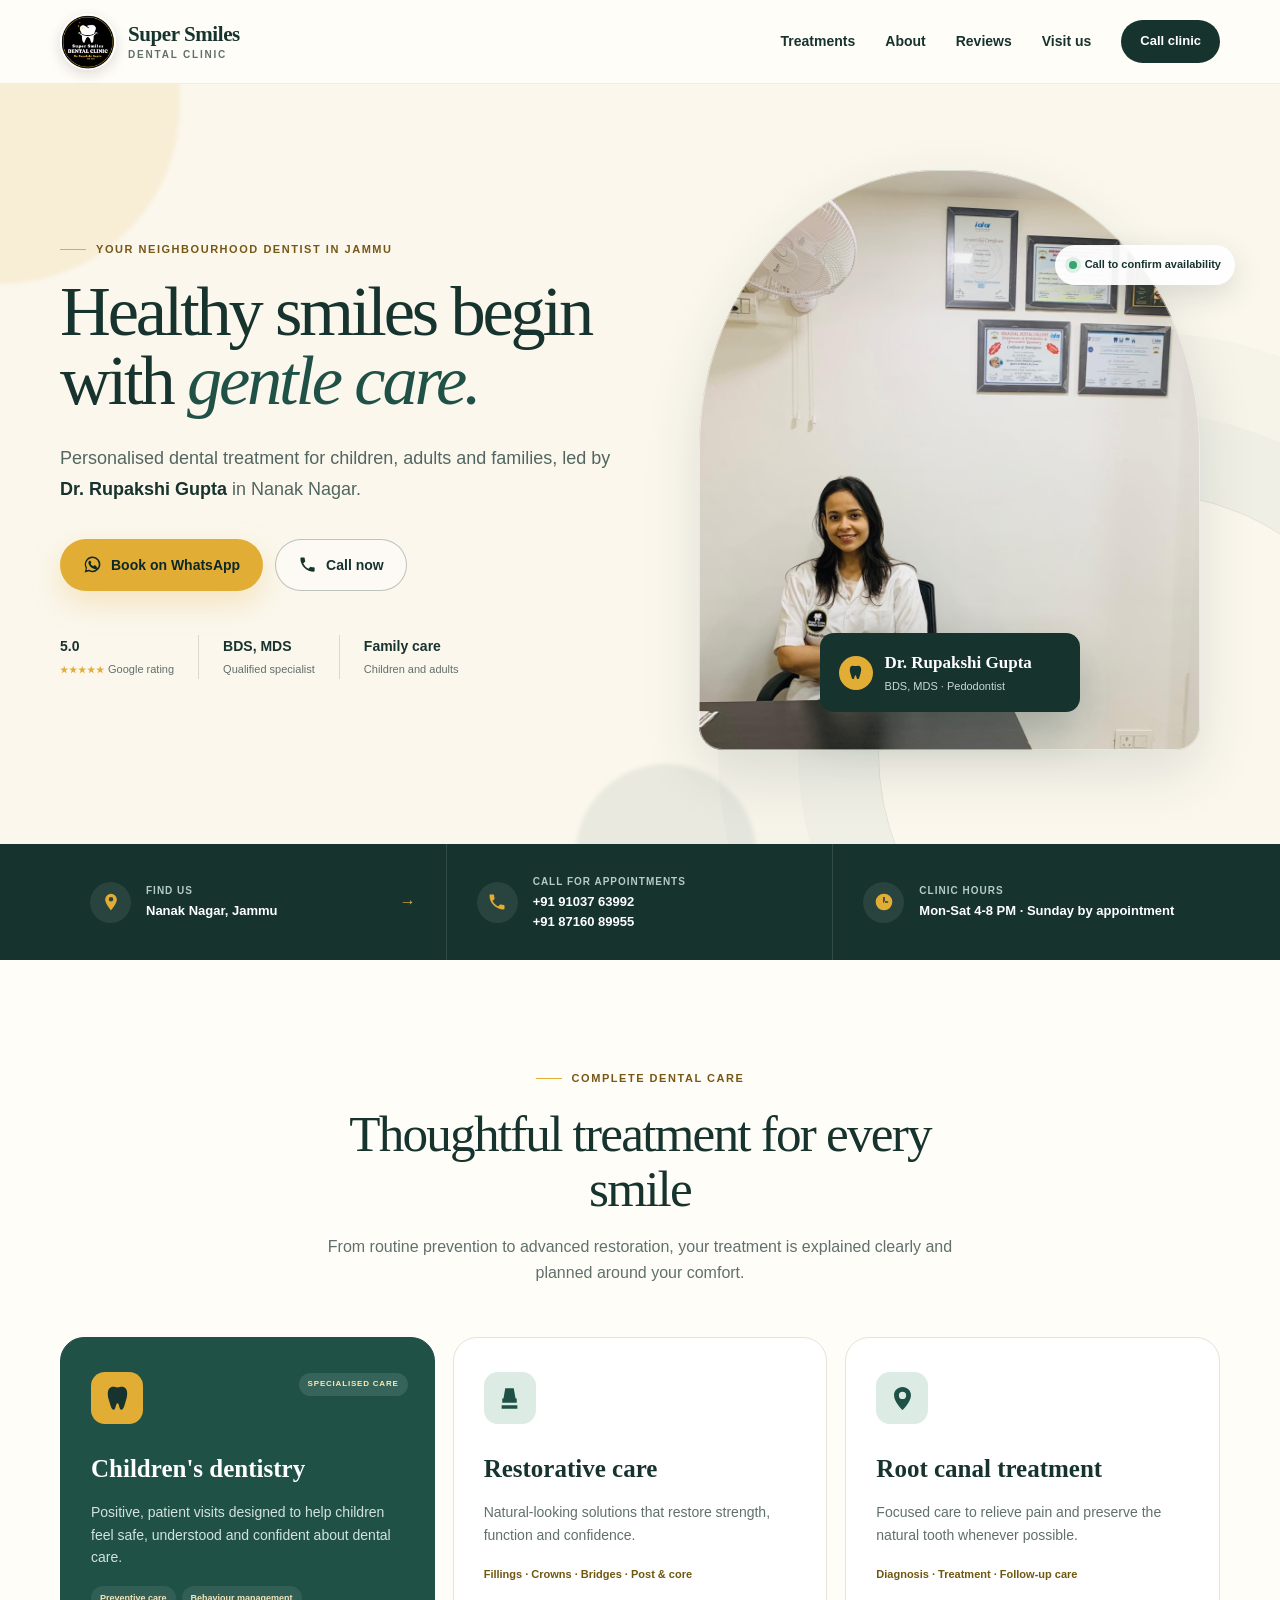
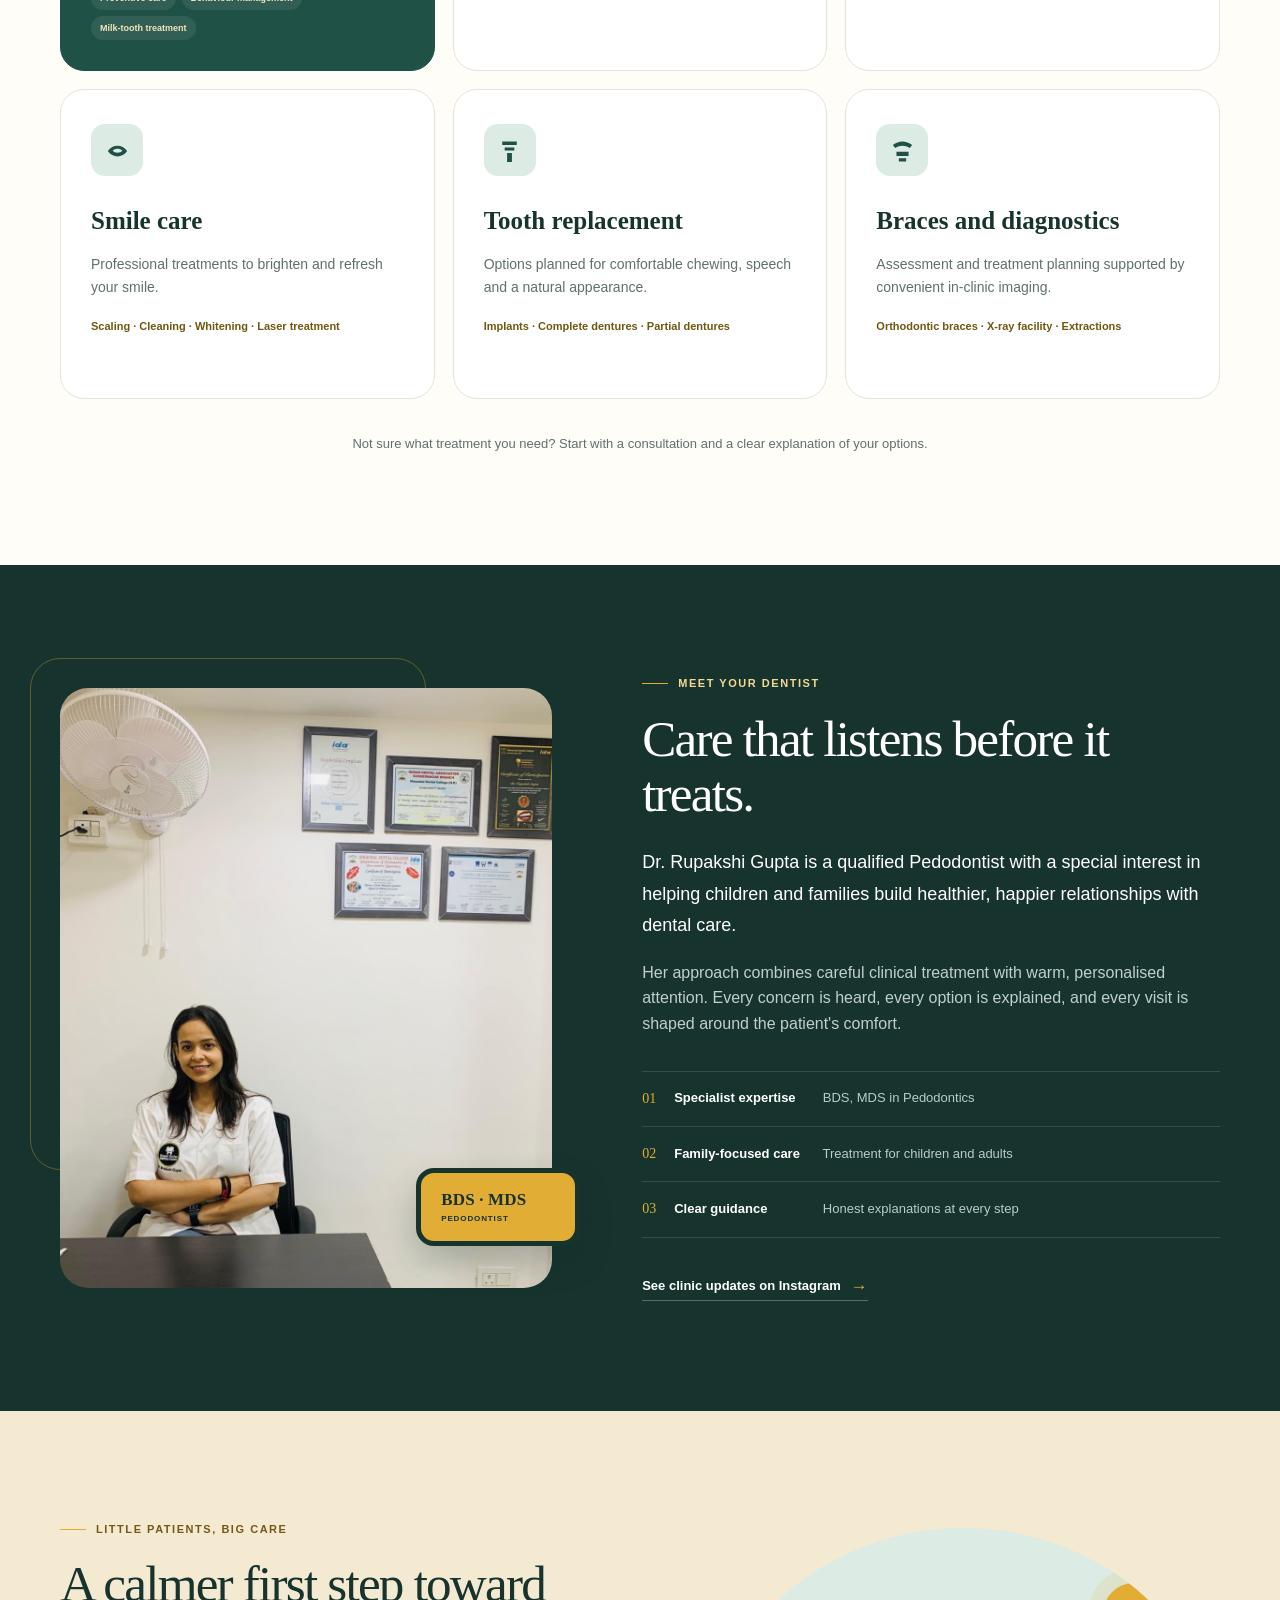
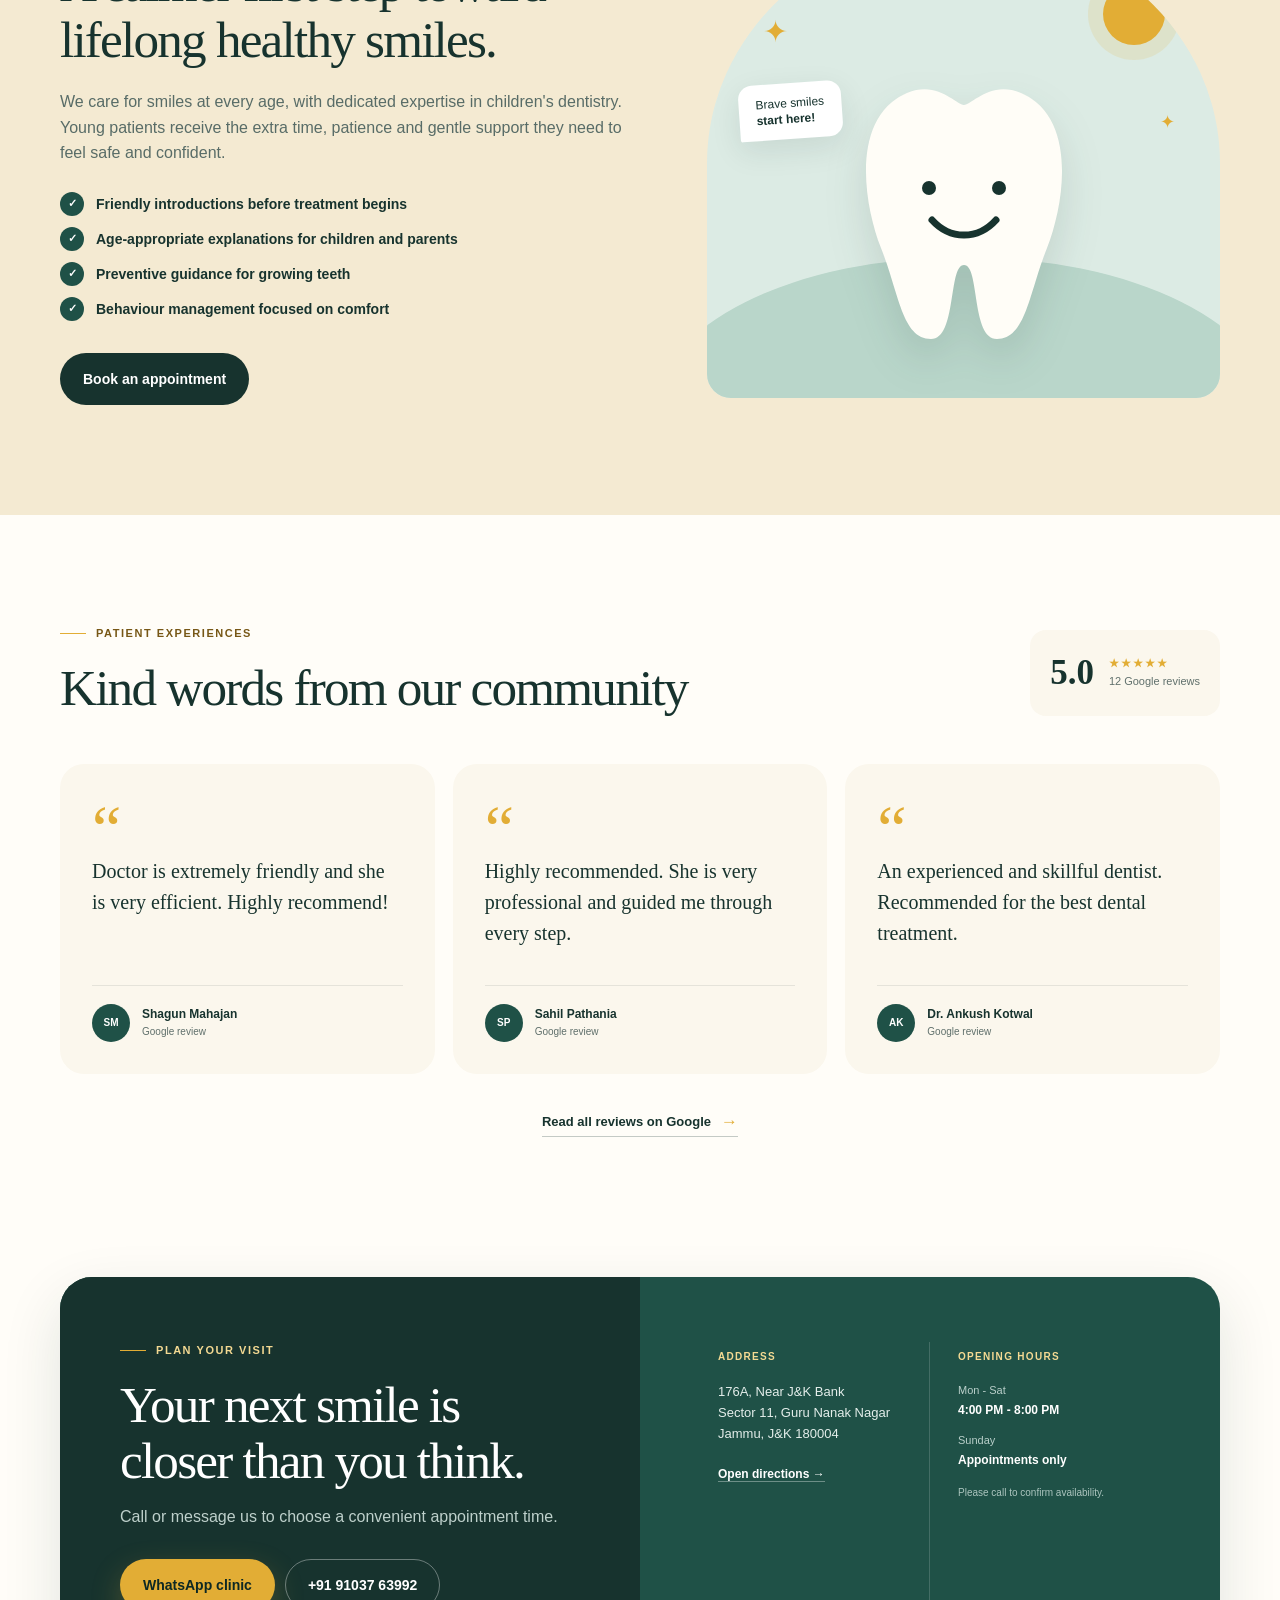
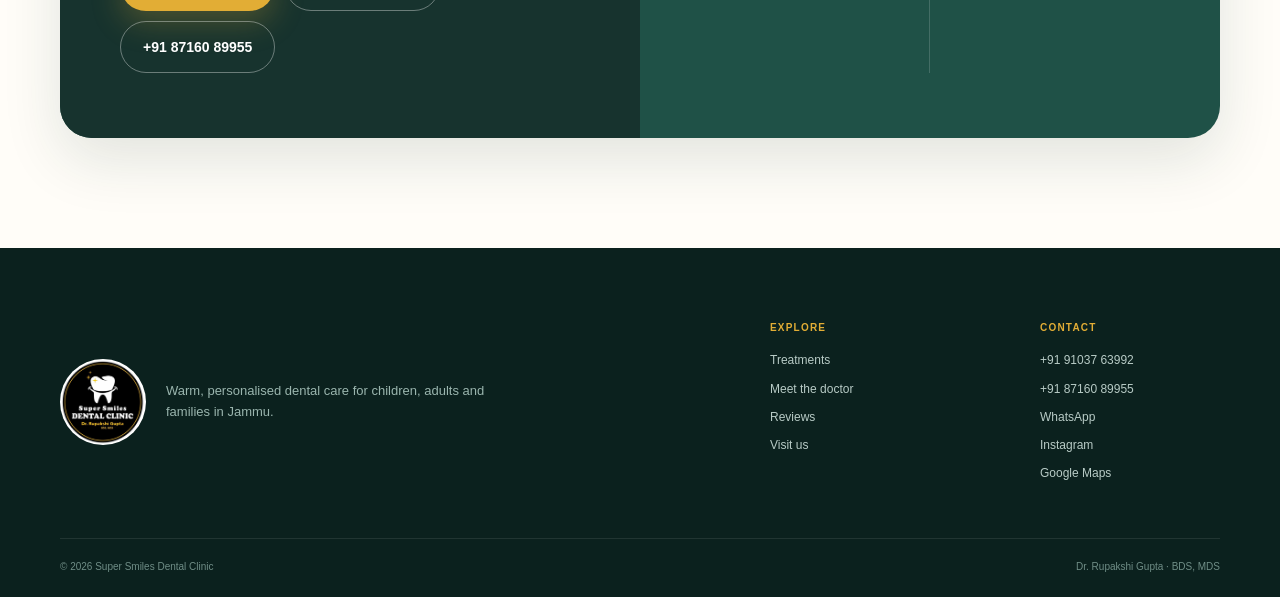
<file: index.html>
<!doctype html>
<html lang="en">
  <head>
    <meta charset="UTF-8" />
    <meta name="viewport" content="width=device-width, initial-scale=1" />
    <meta
      name="description"
      content="Friendly, personalised dental care for families in Nanak Nagar, Jammu. Book an appointment with Dr. Rupakshi Gupta, BDS, MDS, Pedodontist."
    />
    <meta name="theme-color" content="#163832" />
    <meta name="robots" content="index, follow" />
    <meta property="og:type" content="website" />
    <meta property="og:title" content="Super Smiles Dental Clinic | Jammu" />
    <meta
      property="og:description"
      content="Gentle dental care for children, adults and families in Nanak Nagar, Jammu."
    />
    <meta property="og:url" content="https://himu-gupta.github.io/super-smiles-clinic/" />
    <meta property="og:image" content="https://himu-gupta.github.io/super-smiles-clinic/assets/images/dr-rupakshi-original.jpg" />
    <link rel="canonical" href="https://himu-gupta.github.io/super-smiles-clinic/" />
    <title>Super Smiles Dental Clinic | Dentist in Nanak Nagar, Jammu</title>
    <link rel="icon" href="assets/images/favicon.svg" type="image/svg+xml" />
    <link rel="preload" href="assets/images/dr-rupakshi-original.jpg" as="image" />
    <link rel="stylesheet" href="assets/css/styles.css" />
    <script type="application/ld+json">
      {
        "@context": "https://schema.org",
        "@type": "Dentist",
        "name": "Super Smiles Dental Clinic",
        "url": "https://himu-gupta.github.io/super-smiles-clinic/",
        "image": "https://himu-gupta.github.io/super-smiles-clinic/assets/images/logo-original.jpg",
        "telephone": "+91-91037-63992",
        "contactPoint": [
          {
            "@type": "ContactPoint",
            "telephone": "+91-91037-63992",
            "contactType": "appointments"
          },
          {
            "@type": "ContactPoint",
            "telephone": "+91-87160-89955",
            "contactType": "appointments"
          }
        ],
        "priceRange": "$$",
        "address": {
          "@type": "PostalAddress",
          "streetAddress": "176A, Near J&K Bank, Sector 11, Guru Nanak Nagar",
          "addressLocality": "Jammu",
          "addressRegion": "Jammu and Kashmir",
          "postalCode": "180004",
          "addressCountry": "IN"
        },
        "openingHours": "Mo-Sa 16:00-20:00; Su by appointment only",
        "openingHoursSpecification": [
          {
            "@type": "OpeningHoursSpecification",
            "dayOfWeek": ["Monday", "Tuesday", "Wednesday", "Thursday", "Friday", "Saturday"],
            "opens": "16:00",
            "closes": "20:00"
          }
        ],
        "sameAs": ["https://www.instagram.com/supersmilesclinic/"]
      }
    </script>
  </head>
  <body>
    <a class="skip-link" href="#main">Skip to content</a>

    <header class="site-header" id="top">
      <div class="container header-inner">
        <a class="brand" href="#top" aria-label="Super Smiles Dental Clinic home">
          <img src="assets/images/logo-original.jpg" alt="" width="58" height="58" />
          <span>
            <strong>Super Smiles</strong>
            <small>Dental Clinic</small>
          </span>
        </a>

        <button class="menu-toggle" type="button" aria-expanded="false" aria-controls="site-nav">
          <span class="sr-only">Open navigation</span>
          <span></span><span></span><span></span>
        </button>

        <nav class="site-nav" id="site-nav" aria-label="Main navigation">
          <a href="#services">Treatments</a>
          <a href="#doctor">About</a>
          <a href="#reviews">Reviews</a>
          <a href="#visit">Visit us</a>
          <a class="button button-small button-dark" href="tel:+919103763992">Call clinic</a>
        </nav>
      </div>
    </header>

    <main id="main">
      <section class="hero">
        <div class="hero-glow hero-glow-one" aria-hidden="true"></div>
        <div class="hero-glow hero-glow-two" aria-hidden="true"></div>
        <div class="container hero-grid">
          <div class="hero-copy">
            <div class="eyebrow"><span></span> Your neighbourhood dentist in Jammu</div>
            <h1>Healthy smiles begin with <em>gentle care.</em></h1>
            <p class="hero-lead">
              Personalised dental treatment for children, adults and families, led by
              <strong>Dr. Rupakshi Gupta</strong> in Nanak Nagar.
            </p>
            <div class="hero-actions">
              <a
                class="button button-primary"
                href="https://wa.me/919103763992?text=Hello%20Super%20Smiles%20Dental%20Clinic%2C%20I%20would%20like%20to%20book%20an%20appointment."
                target="_blank"
                rel="noopener"
              >
                <svg aria-hidden="true" viewBox="0 0 24 24"><path d="M12 2a9.7 9.7 0 0 0-8.4 14.6L2 22l5.6-1.5A9.8 9.8 0 1 0 12 2Zm0 17.8a8 8 0 0 1-4.1-1.1l-.3-.2-3.3.9.9-3.2-.2-.3a8 8 0 1 1 7 3.9Zm4.4-6c-.2-.1-1.4-.7-1.7-.8-.2-.1-.4-.1-.6.1l-.7.9c-.1.2-.3.2-.5.1a6.5 6.5 0 0 1-3.2-2.8c-.2-.3 0-.4.1-.5l.4-.5.2-.4c.1-.2 0-.3 0-.4l-.8-1.9c-.2-.5-.4-.4-.6-.4h-.5c-.2 0-.5.1-.7.3-.3.3-1 1-1 2.4s1 2.8 1.2 3c.1.2 2 3.1 4.9 4.3.7.3 1.2.5 1.6.6.7.2 1.3.2 1.8.1.5-.1 1.4-.6 1.6-1.1.2-.6.2-1 .2-1.1-.1-.1-.3-.2-.5-.3Z"/></svg>
                Book on WhatsApp
              </a>
              <a class="button button-ghost" href="tel:+919103763992">
                <svg aria-hidden="true" viewBox="0 0 24 24"><path d="M6.6 10.8a15.5 15.5 0 0 0 6.6 6.6l2.2-2.2c.3-.3.7-.4 1-.2 1.1.4 2.3.6 3.6.6.6 0 1 .4 1 1V20c0 .6-.4 1-1 1A17 17 0 0 1 3 4c0-.6.4-1 1-1h3.5c.6 0 1 .4 1 1 0 1.3.2 2.5.6 3.6.1.4 0 .8-.3 1l-2.2 2.2Z"/></svg>
                Call now
              </a>
            </div>
            <div class="trust-row" aria-label="Clinic highlights">
              <div><strong>5.0</strong><span><b aria-hidden="true">★★★★★</b> Google rating</span></div>
              <div><strong>BDS, MDS</strong><span>Qualified specialist</span></div>
              <div><strong>Family care</strong><span>Children and adults</span></div>
            </div>
          </div>

          <div class="hero-visual">
            <div class="portrait-frame">
              <img
                src="assets/images/dr-rupakshi-original.jpg"
                alt="Dr. Rupakshi Gupta at Super Smiles Dental Clinic"
                width="1259"
                height="1280"
              />
            </div>
            <div class="doctor-card">
              <span class="doctor-card-icon" aria-hidden="true">
                <svg viewBox="0 0 48 48"><path d="M34.8 5.4c-4.2-1.8-7.4.4-10.8.4s-6.6-2.2-10.8-.4C5.8 8.6 7.7 20.7 10 27.2c2.1 6 3.4 15.4 7.7 15.4 3.6 0 3.3-10.9 6.3-10.9s2.7 10.9 6.3 10.9c4.3 0 5.6-9.4 7.7-15.4 2.3-6.5 4.2-18.6-3.2-21.8Z"/></svg>
              </span>
              <span><strong>Dr. Rupakshi Gupta</strong><small>BDS, MDS · Pedodontist</small></span>
            </div>
            <div class="open-card"><span></span> Call to confirm availability</div>
          </div>
        </div>
      </section>

      <section class="quick-info" aria-label="Quick clinic information">
        <div class="container quick-info-grid">
          <a href="https://www.google.com/maps/search/?api=1&query=Super+Smiles+Dental+Clinic+Jammu" target="_blank" rel="noopener">
            <span class="info-icon"><svg aria-hidden="true" viewBox="0 0 24 24"><path d="M12 2a7 7 0 0 0-7 7c0 5.2 7 13 7 13s7-7.8 7-13a7 7 0 0 0-7-7Zm0 9.5A2.5 2.5 0 1 1 12 6a2.5 2.5 0 0 1 0 5.5Z"/></svg></span>
            <span><small>Find us</small><strong>Nanak Nagar, Jammu</strong></span>
            <span class="arrow" aria-hidden="true">→</span>
          </a>
          <div>
            <span class="info-icon"><svg aria-hidden="true" viewBox="0 0 24 24"><path d="M6.6 10.8a15.5 15.5 0 0 0 6.6 6.6l2.2-2.2c.3-.3.7-.4 1-.2 1.1.4 2.3.6 3.6.6.6 0 1 .4 1 1V20c0 .6-.4 1-1 1A17 17 0 0 1 3 4c0-.6.4-1 1-1h3.5c.6 0 1 .4 1 1 0 1.3.2 2.5.6 3.6.1.4 0 .8-.3 1l-2.2 2.2Z"/></svg></span>
            <span>
              <small>Call for appointments</small>
              <span class="quick-phone-list"><a href="tel:+919103763992">+91 91037 63992</a><a href="tel:+918716089955">+91 87160 89955</a></span>
            </span>
          </div>
          <div>
            <span class="info-icon"><svg aria-hidden="true" viewBox="0 0 24 24"><path d="M12 2a10 10 0 1 0 10 10A10 10 0 0 0 12 2Zm1 11h-2V6h2Zm4 0h-5v-2h5Z"/></svg></span>
            <span><small>Clinic hours</small><strong>Mon-Sat 4-8 PM · Sunday by appointment</strong></span>
          </div>
        </div>
      </section>

      <section class="section services" id="services">
        <div class="container">
          <div class="section-heading centered">
            <div class="eyebrow"><span></span> Complete dental care</div>
            <h2>Thoughtful treatment for every smile</h2>
            <p>From routine prevention to advanced restoration, your treatment is explained clearly and planned around your comfort.</p>
          </div>
          <div class="service-grid">
            <article class="service-card featured-service">
              <span class="service-icon"><svg aria-hidden="true" viewBox="0 0 48 48"><path d="M34.8 5.4c-4.2-1.8-7.4.4-10.8.4s-6.6-2.2-10.8-.4C5.8 8.6 7.7 20.7 10 27.2c2.1 6 3.4 15.4 7.7 15.4 3.6 0 3.3-10.9 6.3-10.9s2.7 10.9 6.3 10.9c4.3 0 5.6-9.4 7.7-15.4 2.3-6.5 4.2-18.6-3.2-21.8Z"/></svg></span>
              <span class="service-tag">Specialised care</span>
              <h3>Children's dentistry</h3>
              <p>Positive, patient visits designed to help children feel safe, understood and confident about dental care.</p>
              <ul><li>Preventive care</li><li>Behaviour management</li><li>Milk-tooth treatment</li></ul>
            </article>
            <article class="service-card">
              <span class="service-icon"><svg aria-hidden="true" viewBox="0 0 48 48"><path d="M11 35h26v6H11zM17 7h14l3 17H14l3-17Zm-5 17h24v7H12z"/></svg></span>
              <h3>Restorative care</h3>
              <p>Natural-looking solutions that restore strength, function and confidence.</p>
              <div class="service-list">Fillings · Crowns · Bridges · Post & core</div>
            </article>
            <article class="service-card">
              <span class="service-icon"><svg aria-hidden="true" viewBox="0 0 48 48"><path d="M24 5c-8 0-14 6.1-14 13.5C10 30 24 43 24 43s14-13 14-24.5C38 11.1 32 5 24 5Zm0 20a6 6 0 1 1 0-12 6 6 0 0 1 0 12Z"/></svg></span>
              <h3>Root canal treatment</h3>
              <p>Focused care to relieve pain and preserve the natural tooth whenever possible.</p>
              <div class="service-list">Diagnosis · Treatment · Follow-up care</div>
            </article>
            <article class="service-card">
              <span class="service-icon"><svg aria-hidden="true" viewBox="0 0 48 48"><path d="M8 25c8-12 24-12 32 0-8 12-24 12-32 0Zm8-1c3 5 13 5 16 0-5-4-11-4-16 0Z"/></svg></span>
              <h3>Smile care</h3>
              <p>Professional treatments to brighten and refresh your smile.</p>
              <div class="service-list">Scaling · Cleaning · Whitening · Laser treatment</div>
            </article>
            <article class="service-card">
              <span class="service-icon"><svg aria-hidden="true" viewBox="0 0 48 48"><path d="M12 9h24v6H12zm4 10h16v5H16zm4 9h8v15h-8z"/></svg></span>
              <h3>Tooth replacement</h3>
              <p>Options planned for comfortable chewing, speech and a natural appearance.</p>
              <div class="service-list">Implants · Complete dentures · Partial dentures</div>
            </article>
            <article class="service-card">
              <span class="service-icon"><svg aria-hidden="true" viewBox="0 0 48 48"><path d="M8 15c10-8 22-8 32 0l-4 5c-8-5-16-5-24 0l-4-5Zm6 11h20v7H14zm4 11h12v5H18z"/></svg></span>
              <h3>Braces and diagnostics</h3>
              <p>Assessment and treatment planning supported by convenient in-clinic imaging.</p>
              <div class="service-list">Orthodontic braces · X-ray facility · Extractions</div>
            </article>
          </div>
          <p class="services-note">Not sure what treatment you need? Start with a consultation and a clear explanation of your options.</p>
        </div>
      </section>

      <section class="section doctor" id="doctor">
        <div class="container doctor-grid">
          <div class="doctor-image-wrap">
            <div class="doctor-image-card">
              <img src="assets/images/dr-rupakshi-original.jpg" alt="Dr. Rupakshi Gupta in her clinic" width="1259" height="1280" loading="lazy" />
            </div>
            <div class="experience-seal"><strong>BDS · MDS</strong><span>Pedodontist</span></div>
          </div>
          <div class="doctor-copy">
            <div class="eyebrow light"><span></span> Meet your dentist</div>
            <h2>Care that listens before it treats.</h2>
            <p class="doctor-intro">Dr. Rupakshi Gupta is a qualified Pedodontist with a special interest in helping children and families build healthier, happier relationships with dental care.</p>
            <p>Her approach combines careful clinical treatment with warm, personalised attention. Every concern is heard, every option is explained, and every visit is shaped around the patient's comfort.</p>
            <div class="credential-list">
              <div><span>01</span><p><strong>Specialist expertise</strong> BDS, MDS in Pedodontics</p></div>
              <div><span>02</span><p><strong>Family-focused care</strong> Treatment for children and adults</p></div>
              <div><span>03</span><p><strong>Clear guidance</strong> Honest explanations at every step</p></div>
            </div>
            <a class="text-link light-link" href="https://www.instagram.com/supersmilesclinic/" target="_blank" rel="noopener">See clinic updates on Instagram <span aria-hidden="true">→</span></a>
          </div>
        </div>
      </section>

      <section class="section child-care">
        <div class="container child-care-grid">
          <div class="child-copy">
            <div class="eyebrow"><span></span> Little patients, big care</div>
            <h2>A calmer first step toward lifelong healthy smiles.</h2>
            <p>We care for smiles at every age, with dedicated expertise in children's dentistry. Young patients receive the extra time, patience and gentle support they need to feel safe and confident.</p>
            <ul class="check-list">
              <li><span>✓</span> Friendly introductions before treatment begins</li>
              <li><span>✓</span> Age-appropriate explanations for children and parents</li>
              <li><span>✓</span> Preventive guidance for growing teeth</li>
              <li><span>✓</span> Behaviour management focused on comfort</li>
            </ul>
            <a class="button button-dark" href="https://wa.me/919103763992?text=Hello%20Super%20Smiles%20Dental%20Clinic%2C%20I%20would%20like%20to%20book%20an%20appointment." target="_blank" rel="noopener">Book an appointment</a>
          </div>
          <div class="child-illustration" aria-hidden="true">
            <div class="sun"></div>
            <div class="tooth-character">
              <svg viewBox="0 0 300 300"><path d="M207 30c-31-13-49 12-57 12S124 17 93 30C37 54 49 139 67 185c18 45 21 91 50 91 26 0 17-74 33-74s7 74 33 74c29 0 32-46 50-91 18-46 30-131-26-155Z"/><circle cx="115" cy="125" r="7"/><circle cx="185" cy="125" r="7"/><path class="smile" d="M118 157c18 20 46 20 64 0"/></svg>
            </div>
            <span class="spark spark-one">✦</span><span class="spark spark-two">✦</span>
            <div class="speech-bubble">Brave smiles<br /><strong>start here!</strong></div>
          </div>
        </div>
      </section>

      <section class="section reviews" id="reviews">
        <div class="container">
          <div class="reviews-heading">
            <div class="section-heading">
              <div class="eyebrow"><span></span> Patient experiences</div>
              <h2>Kind words from our community</h2>
            </div>
            <div class="google-score"><strong>5.0</strong><span><b aria-hidden="true">★★★★★</b> 12 Google reviews</span></div>
          </div>
          <div class="review-grid">
            <figure class="review-card">
              <div class="quote-mark">“</div>
              <blockquote>Doctor is extremely friendly and she is very efficient. Highly recommend!</blockquote>
              <figcaption><span>SM</span><div><strong>Shagun Mahajan</strong><small>Google review</small></div></figcaption>
            </figure>
            <figure class="review-card">
              <div class="quote-mark">“</div>
              <blockquote>Highly recommended. She is very professional and guided me through every step.</blockquote>
              <figcaption><span>SP</span><div><strong>Sahil Pathania</strong><small>Google review</small></div></figcaption>
            </figure>
            <figure class="review-card">
              <div class="quote-mark">“</div>
              <blockquote>An experienced and skillful dentist. Recommended for the best dental treatment.</blockquote>
              <figcaption><span>AK</span><div><strong>Dr. Ankush Kotwal</strong><small>Google review</small></div></figcaption>
            </figure>
          </div>
          <div class="review-footer">
            <a class="text-link" href="https://www.google.com/search?q=Super+Smiles+Dental+Clinic+Jammu+reviews" target="_blank" rel="noopener">Read all reviews on Google <span aria-hidden="true">→</span></a>
          </div>
        </div>
      </section>

      <section class="section visit" id="visit">
        <div class="container visit-card">
          <div class="visit-details">
            <div class="eyebrow light"><span></span> Plan your visit</div>
            <h2>Your next smile is closer than you think.</h2>
            <p>Call or message us to choose a convenient appointment time.</p>
            <div class="visit-actions">
              <a class="button button-primary" href="https://wa.me/919103763992?text=Hello%20Super%20Smiles%20Dental%20Clinic%2C%20I%20would%20like%20to%20book%20an%20appointment." target="_blank" rel="noopener">WhatsApp clinic</a>
              <a class="button button-outline-light" href="tel:+919103763992">+91 91037 63992</a>
              <a class="button button-outline-light" href="tel:+918716089955">+91 87160 89955</a>
            </div>
          </div>
          <div class="visit-info">
            <div class="visit-info-block">
              <small>Address</small>
              <p>176A, Near J&amp;K Bank<br />Sector 11, Guru Nanak Nagar<br />Jammu, J&amp;K 180004</p>
              <a href="https://www.google.com/maps/search/?api=1&query=Super+Smiles+Dental+Clinic+Jammu" target="_blank" rel="noopener">Open directions →</a>
            </div>
            <div class="visit-info-block hours-block">
              <small>Opening hours</small>
              <dl>
                <div><dt>Mon - Sat</dt><dd>4:00 PM - 8:00 PM</dd></div>
                <div><dt>Sunday</dt><dd>Appointments only</dd></div>
              </dl>
              <p class="hours-note">Please call to confirm availability.</p>
            </div>
          </div>
        </div>
      </section>
    </main>

    <footer class="site-footer">
      <div class="container footer-main">
        <div class="footer-brand">
          <img src="assets/images/logo-original.jpg" alt="Super Smiles Dental Clinic" width="86" height="86" loading="lazy" />
          <p>Warm, personalised dental care for children, adults and families in Jammu.</p>
        </div>
        <div class="footer-links"><strong>Explore</strong><a href="#services">Treatments</a><a href="#doctor">Meet the doctor</a><a href="#reviews">Reviews</a><a href="#visit">Visit us</a></div>
        <div class="footer-links"><strong>Contact</strong><a href="tel:+919103763992">+91 91037 63992</a><a href="tel:+918716089955">+91 87160 89955</a><a href="https://wa.me/919103763992" target="_blank" rel="noopener">WhatsApp</a><a href="https://www.instagram.com/supersmilesclinic/" target="_blank" rel="noopener">Instagram</a><a href="https://www.google.com/maps/search/?api=1&query=Super+Smiles+Dental+Clinic+Jammu" target="_blank" rel="noopener">Google Maps</a></div>
      </div>
      <div class="container footer-bottom"><span>© <span id="year">2026</span> Super Smiles Dental Clinic</span><span>Dr. Rupakshi Gupta · BDS, MDS</span></div>
    </footer>

    <nav class="mobile-actions" aria-label="Appointment actions">
      <a href="tel:+919103763992"><svg aria-hidden="true" viewBox="0 0 24 24"><path d="M6.6 10.8a15.5 15.5 0 0 0 6.6 6.6l2.2-2.2c.3-.3.7-.4 1-.2 1.1.4 2.3.6 3.6.6.6 0 1 .4 1 1V20c0 .6-.4 1-1 1A17 17 0 0 1 3 4c0-.6.4-1 1-1h3.5c.6 0 1 .4 1 1 0 1.3.2 2.5.6 3.6.1.4 0 .8-.3 1l-2.2 2.2Z"/></svg>Call</a>
      <a class="whatsapp-action" href="https://wa.me/919103763992?text=Hello%2C%20I%20would%20like%20to%20book%20an%20appointment." target="_blank" rel="noopener"><svg aria-hidden="true" viewBox="0 0 24 24"><path d="M12 2a9.7 9.7 0 0 0-8.4 14.6L2 22l5.6-1.5A9.8 9.8 0 1 0 12 2Zm0 17.8a8 8 0 0 1-4.1-1.1l-.3-.2-3.3.9.9-3.2-.2-.3a8 8 0 1 1 7 3.9Z"/></svg>WhatsApp</a>
      <a href="https://www.google.com/maps/search/?api=1&query=Super+Smiles+Dental+Clinic+Jammu" target="_blank" rel="noopener"><svg aria-hidden="true" viewBox="0 0 24 24"><path d="M12 2a7 7 0 0 0-7 7c0 5.2 7 13 7 13s7-7.8 7-13a7 7 0 0 0-7-7Zm0 9.5A2.5 2.5 0 1 1 12 6a2.5 2.5 0 0 1 0 5.5Z"/></svg>Directions</a>
    </nav>

    <script src="assets/js/main.js" defer></script>
  </body>
</html>
</file>
<file: assets/css/styles.css>
:root {
  --ink: #17332e;
  --ink-deep: #0d2824;
  --green: #1f5147;
  --green-light: #dcebe4;
  --gold: #e2ad35;
  --gold-light: #f8e8bd;
  --cream: #fbf7ed;
  --paper: #fffdf8;
  --muted: #60706c;
  --line: #e5e3da;
  --white: #fff;
  --shadow: 0 22px 60px rgba(18, 50, 44, 0.12);
  --radius: 24px;
  --font-display: Georgia, "Times New Roman", serif;
  --font-body: Inter, ui-sans-serif, -apple-system, BlinkMacSystemFont, "Segoe UI", sans-serif;
}

* { box-sizing: border-box; }
html { scroll-behavior: smooth; }
body { margin: 0; color: var(--ink); background: var(--paper); font-family: var(--font-body); line-height: 1.6; -webkit-font-smoothing: antialiased; }
body.menu-open { overflow: hidden; }
img { display: block; max-width: 100%; }
a { color: inherit; text-decoration: none; }
button, a { -webkit-tap-highlight-color: transparent; }
svg { display: block; }
.container { width: min(1160px, calc(100% - 40px)); margin-inline: auto; }
.section { padding: 110px 0; }
.sr-only { position: absolute; width: 1px; height: 1px; padding: 0; margin: -1px; overflow: hidden; clip: rect(0, 0, 0, 0); white-space: nowrap; border: 0; }
.skip-link { position: fixed; z-index: 999; top: 12px; left: 12px; transform: translateY(-200%); padding: 10px 16px; background: var(--white); border-radius: 8px; }
.skip-link:focus { transform: none; }

.site-header { position: relative; z-index: 50; height: 84px; background: rgba(255, 253, 248, 0.94); border-bottom: 1px solid rgba(23, 51, 46, 0.08); backdrop-filter: blur(14px); }
.header-inner { height: 100%; display: flex; align-items: center; justify-content: space-between; }
.brand { display: flex; align-items: center; gap: 12px; line-height: 1.05; }
.brand img { width: 56px; height: 56px; border-radius: 50%; object-fit: cover; box-shadow: 0 4px 14px rgba(0, 0, 0, 0.14); }
.brand strong { display: block; font-family: var(--font-display); font-size: 21px; letter-spacing: -0.02em; }
.brand small { display: block; margin-top: 5px; color: var(--muted); font-size: 10px; font-weight: 800; letter-spacing: 0.18em; text-transform: uppercase; }
.site-nav { display: flex; align-items: center; gap: 30px; }
.site-nav > a:not(.button) { font-size: 14px; font-weight: 700; }
.site-nav > a:not(.button):hover { color: #9b6e0a; }
.menu-toggle { display: none; width: 44px; height: 44px; padding: 10px; border: 0; background: transparent; }
.menu-toggle span:not(.sr-only) { display: block; width: 24px; height: 2px; margin: 5px auto; background: var(--ink); transition: transform .2s, opacity .2s; }

.button { min-height: 52px; display: inline-flex; align-items: center; justify-content: center; gap: 9px; padding: 13px 22px; border: 1px solid transparent; border-radius: 999px; font-size: 14px; font-weight: 800; transition: transform .2s, background .2s, box-shadow .2s; }
.button:hover { transform: translateY(-2px); }
.button svg { width: 19px; height: 19px; fill: currentColor; }
.button-small { min-height: 43px; padding: 9px 18px; font-size: 13px; }
.button-primary { color: var(--ink-deep); background: var(--gold); box-shadow: 0 12px 30px rgba(226, 173, 53, .25); }
.button-primary:hover { background: #edba44; box-shadow: 0 15px 35px rgba(226, 173, 53, .32); }
.button-dark { color: var(--white); background: var(--ink); }
.button-dark:hover { background: #24564c; }
.button-ghost { color: var(--ink); border-color: rgba(23, 51, 46, .28); background: rgba(255, 255, 255, .44); }
.button-outline-light { color: var(--white); border-color: rgba(255, 255, 255, .36); }
.button-outline-light:hover { background: rgba(255, 255, 255, .09); }

.hero { position: relative; overflow: hidden; padding: 86px 0 94px; background: var(--cream); }
.hero::after { content: ""; position: absolute; right: -120px; bottom: -170px; width: 520px; height: 520px; border: 1px solid rgba(31, 81, 71, .12); border-radius: 50%; box-shadow: 0 0 0 80px rgba(31, 81, 71, .025), 0 0 0 160px rgba(31, 81, 71, .02); }
.hero-glow { position: absolute; border-radius: 50%; filter: blur(2px); }
.hero-glow-one { width: 360px; height: 360px; left: -180px; top: -160px; background: rgba(226, 173, 53, .12); }
.hero-glow-two { width: 180px; height: 180px; left: 45%; bottom: -100px; background: rgba(31, 81, 71, .08); }
.hero-grid { position: relative; z-index: 2; display: grid; grid-template-columns: 1.04fr .96fr; align-items: center; gap: 75px; }
.eyebrow { display: flex; align-items: center; gap: 10px; margin-bottom: 18px; color: #775716; font-size: 11px; font-weight: 900; letter-spacing: .14em; text-transform: uppercase; }
.eyebrow span { width: 26px; height: 1px; background: var(--gold); }
.eyebrow.light { color: #f3d992; }
.hero h1 { max-width: 650px; margin: 0; font-family: var(--font-display); font-size: clamp(54px, 5.5vw, 78px); font-weight: 500; letter-spacing: -.045em; line-height: .99; }
.hero h1 em { color: var(--green); font-weight: 500; }
.hero-lead { max-width: 590px; margin: 27px 0 0; color: #526661; font-size: 18px; line-height: 1.75; }
.hero-lead strong { color: var(--ink); }
.hero-actions { display: flex; gap: 12px; margin-top: 33px; }
.trust-row { display: flex; align-items: stretch; margin-top: 44px; }
.trust-row > div { display: flex; flex-direction: column; justify-content: center; padding: 0 24px; border-left: 1px solid rgba(23, 51, 46, .15); }
.trust-row > div:first-child { padding-left: 0; border-left: 0; }
.trust-row strong { font-size: 14px; }
.trust-row span { margin-top: 4px; color: var(--muted); font-size: 11px; }
.trust-row b { color: var(--gold); font-size: 9px; letter-spacing: 1px; }
.hero-visual { position: relative; min-height: 580px; }
.portrait-frame { position: absolute; inset: 0 20px 0 0; overflow: hidden; border-radius: 48% 48% 24px 24px; background: #e9e3d6; box-shadow: var(--shadow); }
.portrait-frame::after { content: ""; position: absolute; inset: 0; box-shadow: inset 0 0 0 1px rgba(255, 255, 255, .5); border-radius: inherit; pointer-events: none; }
.portrait-frame img { width: 100%; height: 100%; object-fit: cover; object-position: center; }
.doctor-card { position: absolute; left: calc(50% - 10px); bottom: 38px; display: flex; align-items: center; gap: 12px; min-width: 260px; padding: 16px 19px; color: var(--white); background: var(--ink); border-radius: 14px; box-shadow: 0 20px 45px rgba(13, 40, 36, .25); transform: translateX(-50%); }
.doctor-card-icon { display: grid; place-items: center; width: 34px; height: 34px; flex: 0 0 auto; color: var(--ink); background: var(--gold); border-radius: 50%; }
.doctor-card-icon svg { width: 17px; height: 17px; fill: currentColor; }
.doctor-card strong, .doctor-card small { display: block; }
.doctor-card strong { font-family: var(--font-display); font-size: 17px; }
.doctor-card small { margin-top: 2px; color: #c9d8d4; font-size: 11px; }
.open-card { position: absolute; right: -15px; top: 75px; display: flex; align-items: center; gap: 8px; padding: 11px 14px; color: var(--ink); background: rgba(255, 255, 255, .94); border-radius: 999px; box-shadow: 0 10px 30px rgba(18, 50, 44, .14); font-size: 11px; font-weight: 800; }
.open-card span { width: 8px; height: 8px; background: #35a66f; border-radius: 50%; box-shadow: 0 0 0 4px rgba(53, 166, 111, .14); }

.quick-info { position: relative; z-index: 4; color: var(--white); background: var(--ink); }
.quick-info-grid { display: grid; grid-template-columns: repeat(3, 1fr); }
.quick-info-grid > * { min-height: 116px; display: flex; align-items: center; gap: 15px; padding: 25px 30px; border-right: 1px solid rgba(255, 255, 255, .12); }
.quick-info-grid > *:last-child { border: 0; }
.info-icon { flex: 0 0 auto; display: grid; place-items: center; width: 41px; height: 41px; color: var(--gold); background: rgba(255, 255, 255, .08); border-radius: 50%; }
.info-icon svg { width: 20px; height: 20px; fill: currentColor; }
.quick-info small, .quick-info strong { display: block; }
.quick-info small { margin-bottom: 3px; color: #b7cbc6; font-size: 10px; font-weight: 800; letter-spacing: .1em; text-transform: uppercase; }
.quick-info strong { font-size: 13px; line-height: 1.45; }
.quick-info .arrow { margin-left: auto; color: var(--gold); }
.quick-phone-list { display: flex; flex-direction: column; gap: 2px; }
.quick-phone-list a { color: var(--white); font-size: 13px; font-weight: 800; line-height: 1.35; }
.quick-phone-list a:hover { color: var(--gold); }

.section-heading { max-width: 650px; }
.section-heading.centered { margin: 0 auto 52px; text-align: center; }
.section-heading.centered .eyebrow { justify-content: center; }
.section-heading h2, .doctor h2, .child-care h2, .visit h2 { margin: 0; font-family: var(--font-display); font-size: clamp(40px, 4vw, 56px); font-weight: 500; letter-spacing: -.035em; line-height: 1.08; }
.section-heading p { margin: 18px 0 0; color: var(--muted); font-size: 16px; }
.services { background: var(--paper); }
.service-grid { display: grid; grid-template-columns: repeat(3, 1fr); gap: 18px; }
.service-card { position: relative; min-height: 310px; padding: 34px 30px 30px; background: #fff; border: 1px solid var(--line); border-radius: var(--radius); transition: transform .25s, box-shadow .25s, border-color .25s; }
.service-card:hover { transform: translateY(-5px); border-color: rgba(226, 173, 53, .5); box-shadow: 0 18px 42px rgba(18, 50, 44, .09); }
.service-icon { display: grid; place-items: center; width: 52px; height: 52px; margin-bottom: 25px; color: var(--green); background: var(--green-light); border-radius: 14px; }
.service-icon svg { width: 29px; height: 29px; fill: currentColor; }
.service-card h3 { margin: 0; font-family: var(--font-display); font-size: 25px; font-weight: 600; }
.service-card p { margin: 12px 0; color: var(--muted); font-size: 14px; }
.service-list { margin-top: 19px; color: #6e570f; font-size: 11px; font-weight: 800; line-height: 1.7; }
.featured-service { color: var(--white); background: var(--green); border-color: var(--green); }
.featured-service .service-icon { color: var(--ink); background: var(--gold); }
.featured-service p { color: #d4e2df; }
.service-tag { position: absolute; top: 35px; right: 26px; padding: 5px 9px; color: #ffe9ae; background: rgba(255, 255, 255, .1); border-radius: 999px; font-size: 8px; font-weight: 900; letter-spacing: .1em; text-transform: uppercase; }
.featured-service ul { display: flex; flex-wrap: wrap; gap: 6px; margin: 17px 0 0; padding: 0; list-style: none; }
.featured-service li { padding: 5px 9px; color: #f3e4bb; background: rgba(255, 255, 255, .08); border-radius: 999px; font-size: 9px; font-weight: 700; }
.services-note { margin: 35px 0 0; color: var(--muted); text-align: center; font-size: 13px; }

.doctor { overflow: hidden; color: var(--white); background: var(--ink); }
.doctor-grid { display: grid; grid-template-columns: .92fr 1.08fr; align-items: center; gap: 90px; }
.doctor-image-wrap { position: relative; }
.doctor-image-wrap::before { content: ""; position: absolute; width: 80%; height: 85%; left: -30px; top: -30px; border: 1px solid rgba(226, 173, 53, .35); border-radius: 30px; }
.doctor-image-card { position: relative; z-index: 2; height: 600px; overflow: hidden; border-radius: 28px; }
.doctor-image-card img { width: 100%; height: 100%; object-fit: cover; object-position: center; }
.experience-seal { position: absolute; z-index: 3; right: -28px; bottom: 42px; display: flex; flex-direction: column; align-items: flex-start; justify-content: center; width: 164px; min-height: 78px; padding: 14px 20px; color: var(--ink); background: var(--gold); border: 5px solid var(--ink); border-radius: 18px; box-shadow: 0 16px 32px rgba(13, 40, 36, .24); }
.experience-seal strong { font-family: var(--font-display); font-size: 17px; line-height: 1.1; letter-spacing: .01em; white-space: nowrap; }
.experience-seal span { margin-top: 6px; font-size: 8px; font-weight: 900; line-height: 1; letter-spacing: .11em; text-transform: uppercase; }
.doctor-copy { max-width: 590px; }
.doctor-copy h2 { max-width: 560px; }
.doctor-copy > p { color: #bfd0cc; }
.doctor-copy .doctor-intro { margin-top: 26px; color: var(--white); font-size: 18px; line-height: 1.75; }
.credential-list { margin: 34px 0; border-top: 1px solid rgba(255, 255, 255, .13); }
.credential-list > div { display: flex; align-items: center; gap: 18px; padding: 16px 0; border-bottom: 1px solid rgba(255, 255, 255, .13); }
.credential-list span { color: var(--gold); font-family: var(--font-display); font-size: 14px; }
.credential-list p { margin: 0; color: #b9ccc7; font-size: 13px; }
.credential-list strong { display: inline-block; min-width: 145px; color: var(--white); }
.text-link { display: inline-flex; align-items: center; gap: 10px; color: var(--ink); font-size: 13px; font-weight: 900; border-bottom: 1px solid rgba(23, 51, 46, .25); }
.light-link { color: var(--white); border-color: rgba(255, 255, 255, .28); }
.text-link span { color: var(--gold); font-size: 17px; }

.child-care { background: #f4ead2; }
.child-care-grid { display: grid; grid-template-columns: 1.05fr .95fr; align-items: center; gap: 80px; }
.child-copy { max-width: 580px; }
.child-copy > p { margin: 22px 0; color: #586c67; }
.check-list { display: grid; gap: 11px; margin: 26px 0 32px; padding: 0; list-style: none; }
.check-list li { display: flex; align-items: center; gap: 12px; font-size: 14px; font-weight: 650; }
.check-list span { display: grid; place-items: center; width: 24px; height: 24px; color: var(--white); background: var(--green); border-radius: 50%; font-size: 11px; }
.child-illustration { position: relative; min-height: 470px; overflow: hidden; background: #dcebe4; border-radius: 50% 50% 24px 24px; }
.child-illustration::before { content: ""; position: absolute; inset: auto -10% -35% -10%; height: 65%; background: #b9d6ca; border-radius: 50% 50% 0 0; }
.sun { position: absolute; top: 55px; right: 55px; width: 62px; height: 62px; background: var(--gold); border-radius: 50%; box-shadow: 0 0 0 15px rgba(226, 173, 53, .15); }
.tooth-character { position: absolute; left: 50%; bottom: 35px; width: 300px; transform: translateX(-50%); }
.tooth-character svg { fill: #fffdf7; filter: drop-shadow(0 20px 20px rgba(23, 51, 46, .13)); }
.tooth-character circle { fill: var(--ink); }
.tooth-character .smile { fill: none; stroke: var(--ink); stroke-width: 7; stroke-linecap: round; }
.spark { position: absolute; color: var(--gold); font-size: 30px; }
.spark-one { left: 56px; top: 80px; }
.spark-two { right: 45px; top: 180px; font-size: 18px; }
.speech-bubble { position: absolute; left: 32px; top: 155px; padding: 12px 17px; color: var(--ink); background: var(--white); border-radius: 14px 14px 14px 2px; box-shadow: 0 10px 30px rgba(23, 51, 46, .1); font-size: 12px; line-height: 1.35; transform: rotate(-4deg); }

.reviews { background: var(--paper); }
.reviews-heading { display: flex; align-items: end; justify-content: space-between; gap: 30px; margin-bottom: 48px; }
.google-score { display: flex; align-items: center; gap: 15px; padding: 15px 20px; background: var(--cream); border-radius: 16px; }
.google-score > strong { font-family: var(--font-display); font-size: 35px; }
.google-score span { color: var(--muted); font-size: 11px; }
.google-score b { display: block; color: var(--gold); letter-spacing: 2px; }
.review-grid { display: grid; grid-template-columns: repeat(3, 1fr); gap: 18px; }
.review-card { min-height: 310px; display: flex; flex-direction: column; margin: 0; padding: 32px; background: var(--cream); border-radius: var(--radius); }
.quote-mark { height: 47px; color: var(--gold); font-family: var(--font-display); font-size: 66px; line-height: 1; }
.review-card blockquote { flex: 1; margin: 13px 0 28px; font-family: var(--font-display); font-size: 20px; line-height: 1.55; }
.review-card figcaption { display: flex; align-items: center; gap: 12px; padding-top: 18px; border-top: 1px solid var(--line); }
.review-card figcaption > span { display: grid; place-items: center; width: 38px; height: 38px; color: var(--white); background: var(--green); border-radius: 50%; font-size: 10px; font-weight: 900; }
.review-card figcaption strong, .review-card figcaption small { display: block; }
.review-card figcaption strong { font-size: 12px; }
.review-card figcaption small { color: var(--muted); font-size: 10px; }
.review-footer { margin-top: 34px; text-align: center; }

.visit { padding-top: 30px; background: var(--paper); }
.visit-card { display: grid; grid-template-columns: 1fr 1fr; overflow: hidden; color: var(--white); background: var(--green); border-radius: 32px; box-shadow: var(--shadow); }
.visit-details { padding: 65px 60px; background: var(--ink); }
.visit-details p { color: #bed0cb; }
.visit-actions { display: flex; flex-wrap: wrap; gap: 10px; margin-top: 30px; }
.visit-info { display: grid; grid-template-columns: 1fr 1fr; padding: 65px 50px; }
.visit-info-block { padding: 0 28px; border-right: 1px solid rgba(255, 255, 255, .16); }
.visit-info-block:last-child { border-right: 0; }
.visit-info-block > small { color: #f4da93; font-size: 10px; font-weight: 900; letter-spacing: .13em; text-transform: uppercase; }
.visit-info-block p { margin: 15px 0; color: #e4eeeb; font-size: 13px; }
.visit-info-block a { color: var(--white); font-size: 12px; font-weight: 900; border-bottom: 1px solid rgba(255, 255, 255, .35); }
.hours-block dl { margin: 15px 0; }
.hours-block dl div { display: block; margin-bottom: 12px; }
.hours-block dt { color: #b9cfca; font-size: 11px; }
.hours-block dd { margin: 1px 0 0; font-size: 12px; font-weight: 800; }
.hours-note { color: #acc5bf !important; font-size: 10px !important; }

.site-footer { padding: 72px 0 22px; color: #d8e5e1; background: #0b211e; }
.footer-main { display: grid; grid-template-columns: 1fr 180px 180px; gap: 90px; padding-bottom: 55px; }
.footer-brand { display: flex; align-items: center; gap: 20px; max-width: 440px; }
.footer-brand img { width: 86px; height: 86px; flex: 0 0 auto; object-fit: cover; border-radius: 50%; }
.footer-brand p { color: #9ab5ae; font-size: 13px; }
.footer-links { display: flex; flex-direction: column; gap: 9px; font-size: 12px; }
.footer-links strong { margin-bottom: 6px; color: var(--gold); font-size: 10px; letter-spacing: .12em; text-transform: uppercase; }
.footer-links a { color: #b8cbc6; }
.footer-links a:hover { color: var(--white); }
.footer-bottom { display: flex; justify-content: space-between; padding-top: 20px; color: #6f8d86; border-top: 1px solid rgba(255, 255, 255, .09); font-size: 10px; }
.mobile-actions { display: none; }

@media (max-width: 980px) {
  .site-nav { gap: 18px; }
  .site-nav > a:not(.button) { display: none; }
  .hero-grid { gap: 38px; }
  .hero-visual { min-height: 500px; }
  .service-grid { grid-template-columns: repeat(2, 1fr); }
  .doctor-grid { gap: 50px; }
  .doctor-image-card { height: 520px; }
  .child-care-grid { gap: 40px; }
  .visit-card { grid-template-columns: 1fr; }
  .visit-info { padding: 45px 35px; }
}

@media (max-width: 760px) {
  body { padding-bottom: 67px; }
  .container { width: min(100% - 28px, 620px); }
  .section { padding: 78px 0; }
  .site-header { height: 72px; }
  .brand img { width: 46px; height: 46px; }
  .brand strong { font-size: 17px; }
  .brand small { font-size: 8px; }
  .menu-toggle { display: block; }
  .site-nav { position: fixed; inset: 72px 0 auto 0; display: none; flex-direction: column; align-items: stretch; gap: 0; padding: 15px 20px 24px; background: var(--paper); border-bottom: 1px solid var(--line); box-shadow: 0 16px 30px rgba(18, 50, 44, .11); }
  .site-nav.open { display: flex; }
  .site-nav > a:not(.button) { display: block; padding: 14px 5px; border-bottom: 1px solid var(--line); }
  .site-nav .button { margin-top: 14px; }
  .menu-toggle[aria-expanded="true"] span:nth-of-type(2) { transform: translateY(7px) rotate(45deg); }
  .menu-toggle[aria-expanded="true"] span:nth-of-type(3) { opacity: 0; }
  .menu-toggle[aria-expanded="true"] span:nth-of-type(4) { transform: translateY(-7px) rotate(-45deg); }
  .hero { padding: 58px 0 42px; }
  .hero-grid { grid-template-columns: 1fr; gap: 44px; }
  .hero h1 { font-size: clamp(47px, 14vw, 62px); }
  .hero-lead { font-size: 16px; }
  .hero-actions { flex-direction: column; align-items: stretch; }
  .trust-row { margin-top: 34px; }
  .trust-row > div { padding: 0 11px; }
  .trust-row strong { font-size: 11px; }
  .trust-row span { font-size: 9px; }
  .hero-visual { min-height: 510px; }
  .portrait-frame { right: 0; border-radius: 42% 42% 22px 22px; }
  .doctor-card { left: 50%; bottom: 24px; min-width: 245px; }
  .open-card { top: 42px; right: -5px; }
  .quick-info-grid { grid-template-columns: 1fr; }
  .quick-info-grid > * { min-height: 90px; padding: 20px 8px; border-right: 0; border-bottom: 1px solid rgba(255, 255, 255, .12); }
  .section-heading.centered { margin-bottom: 37px; text-align: left; }
  .section-heading.centered .eyebrow { justify-content: flex-start; }
  .section-heading h2, .doctor h2, .child-care h2, .visit h2 { font-size: 40px; }
  .service-grid, .doctor-grid, .child-care-grid, .review-grid { grid-template-columns: 1fr; }
  .service-card { min-height: 280px; }
  .doctor-grid { gap: 66px; }
  .doctor-image-card { height: 500px; }
  .experience-seal { right: 12px; bottom: 24px; width: 154px; min-height: 72px; padding: 12px 17px; }
  .credential-list strong { min-width: 130px; }
  .child-care-grid { gap: 50px; }
  .child-illustration { min-height: 420px; }
  .tooth-character { width: 270px; }
  .reviews-heading { align-items: flex-start; flex-direction: column; }
  .google-score { width: 100%; justify-content: center; }
  .visit { padding-top: 0; }
  .visit-card { width: 100%; border-radius: 0; }
  .visit-details { padding: 58px 28px; }
  .visit-actions { flex-direction: column; }
  .visit-info { grid-template-columns: 1fr; padding: 40px 28px; }
  .visit-info-block { padding: 20px 0; border-right: 0; border-bottom: 1px solid rgba(255, 255, 255, .16); }
  .visit-info-block:last-child { border-bottom: 0; }
  .footer-main { grid-template-columns: 1fr 1fr; gap: 45px 30px; }
  .footer-brand { grid-column: 1 / -1; }
  .footer-bottom { flex-direction: column; gap: 7px; }
  .mobile-actions { position: fixed; z-index: 60; inset: auto 0 0 0; display: grid; grid-template-columns: repeat(3, 1fr); height: 67px; color: var(--ink); background: var(--white); border-top: 1px solid var(--line); box-shadow: 0 -8px 25px rgba(13, 40, 36, .12); }
  .mobile-actions a { display: flex; flex-direction: column; align-items: center; justify-content: center; gap: 2px; font-size: 10px; font-weight: 800; }
  .mobile-actions svg { width: 20px; height: 20px; fill: currentColor; }
  .mobile-actions .whatsapp-action { color: var(--white); background: #287a59; }
}

@media (max-width: 390px) {
  .hero h1 { font-size: 44px; }
  .trust-row { justify-content: space-between; }
  .trust-row > div { padding: 0 7px; }
  .hero-visual { min-height: 445px; }
  .doctor-card { min-width: 225px; padding: 13px; }
  .doctor-card strong { font-size: 15px; }
  .open-card { font-size: 9px; }
  .doctor-image-card { height: 440px; }
  .child-illustration { min-height: 380px; }
  .speech-bubble { left: 15px; }
}

@media (prefers-reduced-motion: reduce) {
  *, *::before, *::after { scroll-behavior: auto !important; transition-duration: .01ms !important; animation-duration: .01ms !important; }
}
</file>
